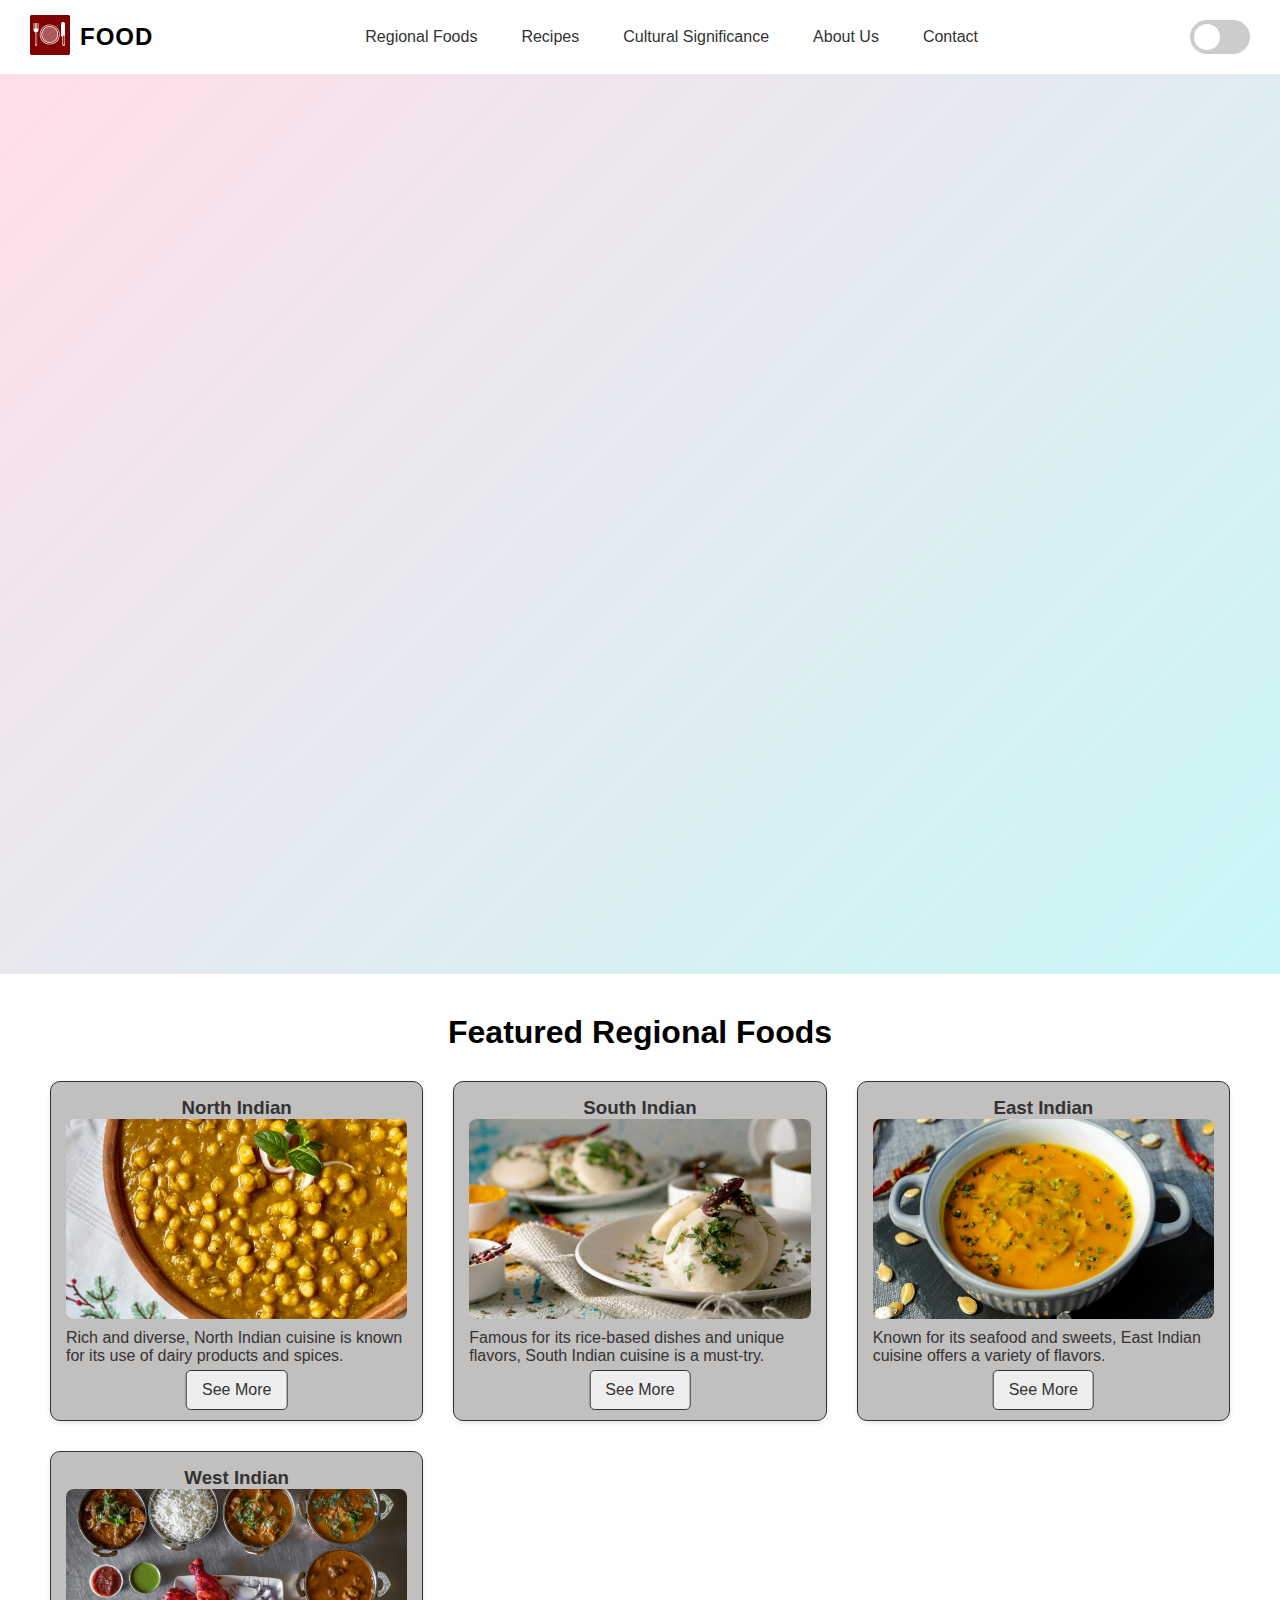
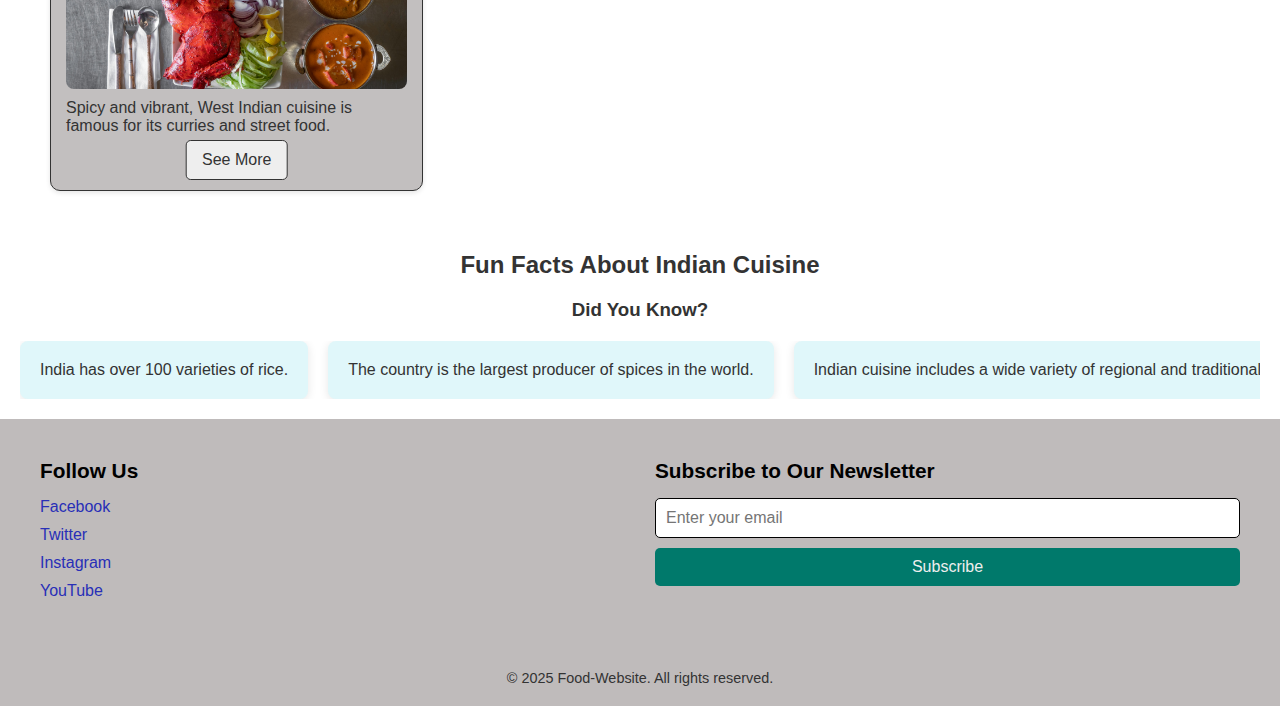
<file: index.html>
<!DOCTYPE html>
<html lang="en">
<head>
    <meta charset="UTF-8">
    <meta name="viewport" content="width=device-width, initial-scale=1.0">
    <title>Food-Home</title>
    <link
      rel="stylesheet"
      href="https://cdnjs.cloudflare.com/ajax/libs/font-awesome/6.7.2/css/all.min.css"
      integrity="sha512-Evv84Mr4kqVGRNSgIGL/F/aIDqQb7xQ2vcrdIwxfjThSH8CSR7PBEakCr51Ck+w+/U6swU2Im1vVX0SVk9ABhg=="
      crossorigin="anonymous"
      referrerpolicy="no-referrer"
    />
    <link rel="stylesheet" href="./css/home.css">
    <script defer src="./js/homepage.js"></script>
    <script defer src="./js/dark.js"></script>

</head>
<body>
    <header class="header">
        <div class="logo">
          <a href="./index.html">
            <img src="./assets/images/logo.png" alt="myLogo" />
          </a>
          <p>FOOD</p>
        </div>
        <nav class="nav">
          <ul class="nav-list">
            <li class="nav-item">
              <a href="./regional-food.html">Regional Foods</a>
              <ul class="dropdown">
                <li><a href="./regional-food.html">North</a></li>
                <li><a href="./regional-food.html">South</a></li>
                <li><a href="./regional-food.html">East</a></li>
                <li><a href="./regional-food.html">West</a></li>
              </ul>
            </li>
            <li class="nav-item"><a href="./recipes.html">Recipes</a></li>
            <li class="nav-item"><a href="./cultural.html">Cultural Significance</a></li>
            <li class="nav-item"><a href="./about.html">About Us</a></li>
            <li class="nav-item"><a href="./contact.html">Contact</a></li>
          </ul>
        </nav>
        <!-- <div id="search-container" class="search-container">
          <input type="text" id="search" placeholder="Search..." />
          <button id="search-btn">Search</button>
          <button id="dark-mode-toggle" title="Toggle Dark Mode">🌙</button>
        </div> -->
        <!-- <button id="darkModeToggle" aria-label="Toggle Dark Mode">🌙button</button> -->

        <label class="switch">
          <input type="checkbox" id="darkModeToggle">
          <span class="slider round"></span>
        </label>
      <!-- <div class="theme-toggle">
        <label for="darkModeToggle">🌙</label>
        <input type="checkbox" id="darkModeToggle">
    </div> -->
      </header>

      <section class="hero">
        <div class="hero-content">
            <h1>Taste the Diversity of India</h1>
            <button data-target=".featured-regional-foods">
                Explore Cuisines
            </button>
        </div>
    </section>

    <!-- featured Regional Food section -->
    <section id="featured-regional-foods" class="featured-regional-foods">
        <h2>Featured Regional Foods</h2>
        <div class="cards-container" id="cards-container">
            <!-- Cards will be dynamically inserted here -->
        </div>
        <div id="loader" style="display: none;">Loading...</div>
    </section>
    <!-- fetch part ends here -->

    <!-- fun facts starts here -->
    <section class="fun-facts">
        <h2>Fun Facts About Indian Cuisine</h2>
        <h3>Did You Know?</h3>
        <div class="facts-wrapper">
            <div class="facts-container" id="facts-container"></div>
        </div>
    </section>
    <!-- fun facts ends here -->




    <!-- footer -->
    <footer class="footer">
        <div class="footer-container">
          <div class="social-media">
            <h3>Follow Us</h3>
            <ul>
              <li><a href="#">Facebook</a></li>
              <li><a href="#">Twitter</a></li>
              <li><a href="#">Instagram</a></li>
              <li><a href="#">YouTube</a></li>
            </ul>
          </div>
          <div class="newsletter">
            <h3>Subscribe to Our Newsletter</h3>
            <form id="newsletter-form">
              <input
                type="email"
                id="email"
                placeholder="Enter your email"
                required
              />
              <button type="submit">Subscribe</button>
            </form>
          </div>
          <div class="copyright">
            <p>&copy; 2025 Food-Website. All rights reserved.</p>
          </div>
        </div>
      </footer>

</body>
</html>
</file>
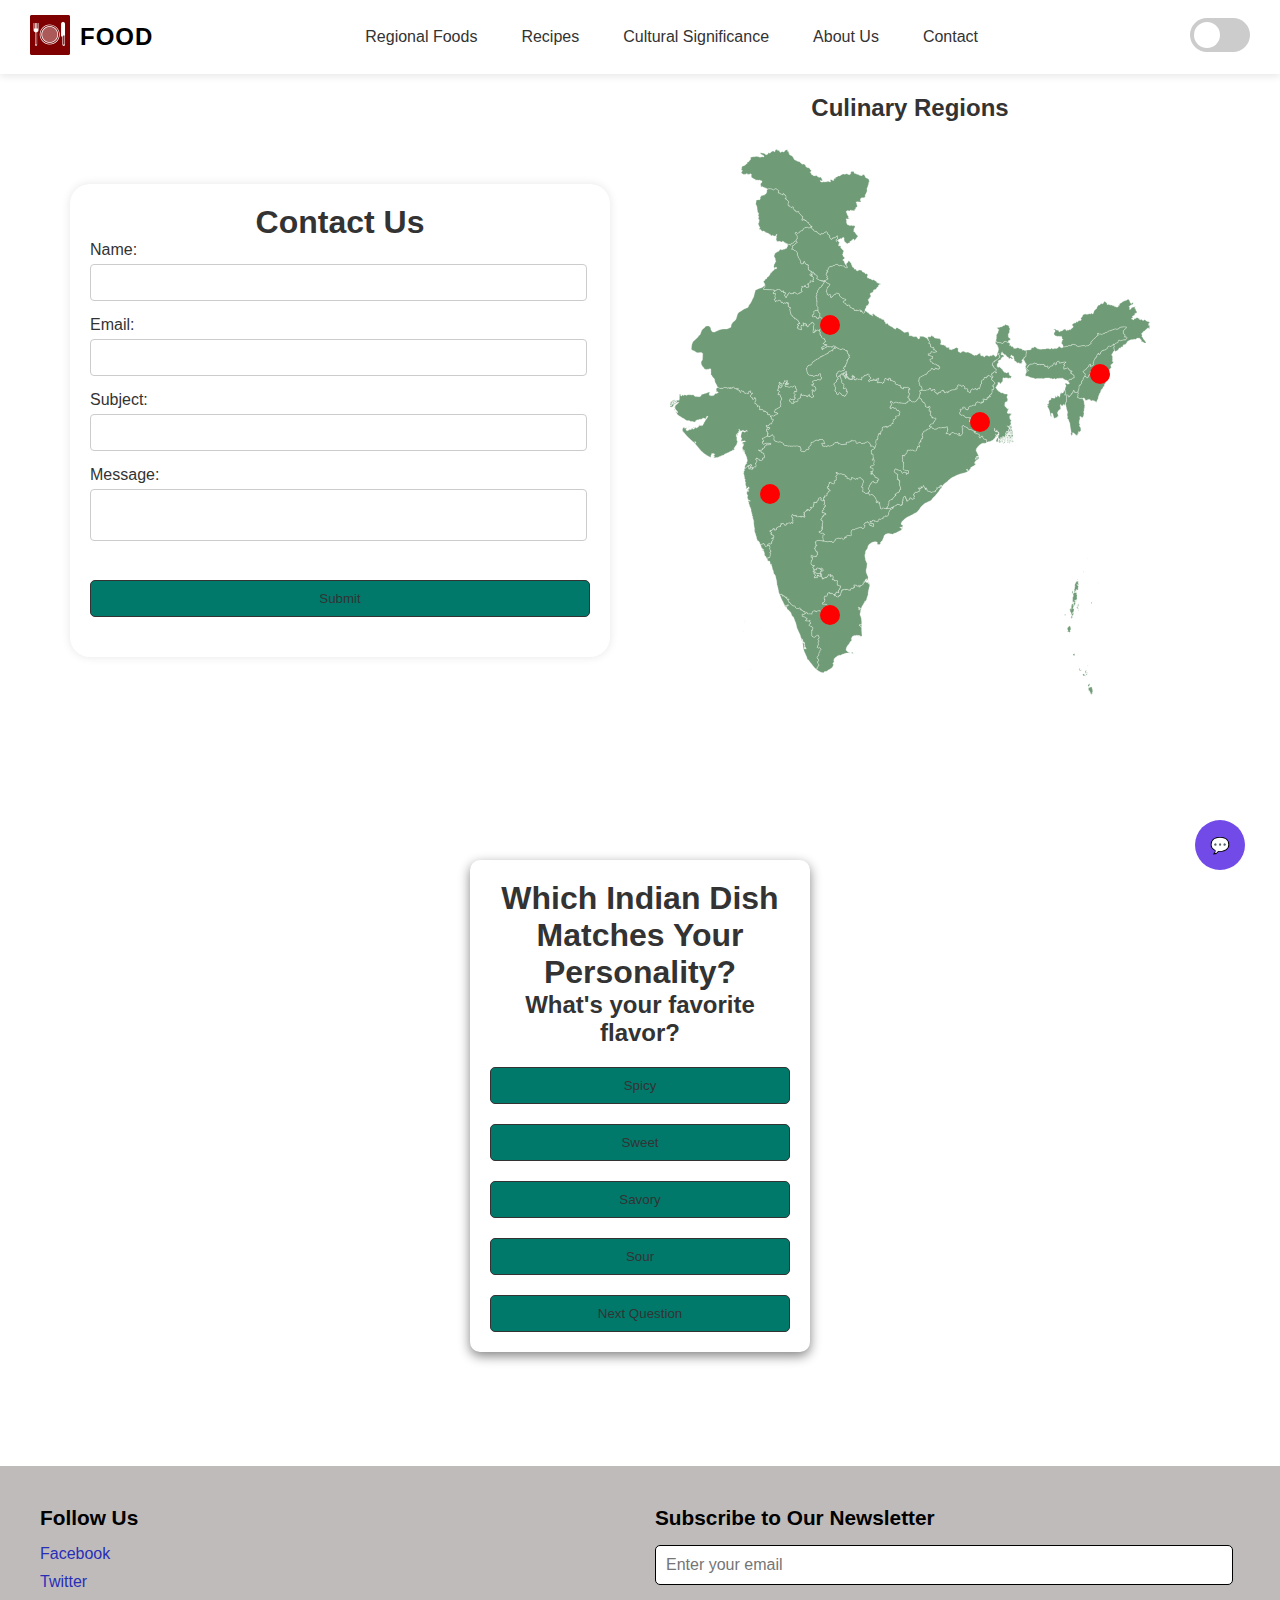
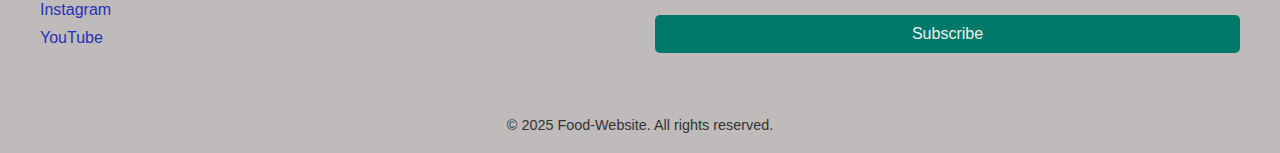
<file: contact.html>
<!DOCTYPE html>
<html lang="en">
<head>
  <meta charset="UTF-8" />
  <meta name="viewport" content="width=device-width, initial-scale=1.0"/>
  <title>Contact Us</title>
  <link rel="stylesheet" href="css/contact.css">
  <script defer src="./js/dark.js"></script>
  
</head>
<body>
  <header class="header">
    <div class="logo">
      <a href="./index.html">
        <img src="./assets/images/logo.png" alt="myLogo" />
      </a>
      <p>FOOD</p>
    </div>
    <nav class="nav">
      <ul class="nav-list">
        <li class="nav-item">
          <!-- <a href="./index.html">Home Page</a> -->
          <a href="./regional-food.html">Regional Foods</a>
          <ul class="dropdown">
            <li><a href="./regional-food.html">North</a></li>
            <li><a href="./regional-food.html">South</a></li>
            <li><a href="./regional-food.html">East</a></li>
            <li><a href="./regional-food.html">West</a></li>
          </ul>
        </li>
        <li class="nav-item"><a href="./recipes.html">Recipes</a></li>
        <li class="nav-item"><a href="./cultural.html">Cultural Significance</a></li>
        <li class="nav-item"><a href="./about.html">About Us</a></li>
        <li class="nav-item"><a href="./contact.html">Contact</a></li>
      </ul>
    </nav>
    <!-- <div id="search-container" class="search-container">
      <input type="text" id="search" placeholder="Search..." />
      <button id="search-btn">Search</button>
      <button id="dark-mode-toggle" title="Toggle Dark Mode">🌙</button>
    </div> -->
    <!-- <div class="theme-toggle">
      <label for="darkModeToggle">🌙</label>
      <input type="checkbox" id="darkModeToggle">
  </div> -->

  <label class="switch">
    <input type="checkbox" id="darkModeToggle">
    <span class="slider round"></span>
  </label>
  </header>

  <main class="contact-page">
    <!-- Contact Form -->
    <section class="contact-form-section">
        
        <div class="container">
            <h1>Contact Us</h1>
            <form id="contactForm">
                <div class="form-group">
                    <label for="name">Name:</label>
                    <input type="text" id="name" required>
                    <span class="error-message" id="nameError"></span>
                </div>
                <div class="form-group">
                    <label for="email">Email:</label>
                    <input type="email" id="email" required>
                    <span class="error-message" id="emailError"></span>
                </div>
                <div class="form-group">
                    <label for="subject">Subject:</label>
                    <input type="text" id="subject" required>
                    <span class="error-message" id="subjectError"></span>
                </div>
                <div class="form-group">
                    <label for="message">Message:</label>
                    <textarea id="message" required></textarea>
                    <span class="error-message" id="messageError"></span>
                </div>
                <button type="submit">Submit</button>
            </form>
            <div id="responseMessage"></div>
        </div>
      </section>

   <!-- Live Chat -->
<div class="chatbot-toggler">
  💬
</div>

<div class="chatbot">
  <header>
    <h2>Chatbot</h2>
  </header>
  <div class="chatbox">
    <ul id="chat-list">
      <li class="chat incoming"><p>Hi there! How can I help you today?</p></li>
    </ul>
  </div>
  <div class="chat-input">
    <textarea placeholder="Type a message..."></textarea>
    <span>Send</span>
  </div>
</div> 

    <!-- Location Map -->
    <section class="map-section">
      <h2>Culinary Regions</h2>
      <div class="map-container">
        <img src="./ind.svg" alt="India Map" id="mapImage"/>
        <div class="marker" style="top: 32%; left: 35%;" data-info="North India"></div>
        <div class="marker" style="top: 60%; left: 25%;" data-info="West India"></div>
        <div class="marker" style="top: 80%; left: 35%;" data-info="South India"></div>
        <div class="marker" style="top: 48%; left: 60%;" data-info="East India"></div>
        <div class="marker" style="top: 40%; left: 80%;" data-info="NorthEast India"></div>
      </div>
      <div id="locationInfo"></div>
    </section>
  </main>
  <section class="quiz">
    <div class="quiz-container">
        <h1>Which Indian Dish Matches Your Personality?</h1>
        <div id="quiz"></div>
        <button id="nextBtn">Next Question</button>
        <div id="result" class="hidden"></div>
    </div>
  </section>

  <footer class="footer">
    <div class="footer-container">
      <div class="social-media">
        <h3>Follow Us</h3>
        <ul>
          <li><a href="#">Facebook</a></li>
          <li><a href="#">Twitter</a></li>
          <li><a href="#">Instagram</a></li>
          <li><a href="#">YouTube</a></li>
        </ul>
      </div>
      <div class="newsletter">
        <h3>Subscribe to Our Newsletter</h3>
        <form id="newsletter-form">
          <input
            type="email"
            id="email"
            placeholder="Enter your email"
            required
          />
          <button type="submit">Subscribe</button>
        </form>
      </div>
      <div class="copyright">
        <p>&copy; 2025 Food-Website. All rights reserved.</p>
      </div>
    </div>
  </footer>
  <script defer src="./js/contact.js"></script>
</body>
</html>
</file>
<file: css/home.css>
:root {
  --body:white;
  --primary-color: #000000;
  --primary-color1: #343534;
  --hover-color: #484a48; /* darken($primary-color, 10%) */
  --background-color: #fff;
  --background-color1: #e0f7fa;
  --text-color: #333;
  --active: #003049;
  --border-color1: black;
  --recipe-bgcolor: #fff3cd;
  --recipe-heading: #d62828;
  --overlay-color: rgb(54, 151, 180);
  --button-color: #eee;
  --button-color1: #383938; /* $primary-color */
  --button-text: #333;
  --button-text1: white;
  --hover-text-color: white;
  --hover-button-background: #45a049;
  --border-color: #333; /* $text-color */
  --grad-color: #FFDEE9, #B5FFFC, #C9FFBF, #FFD6A5;
  --grad-cuisine-heading: green, yellow, purple;
  --heading-h1: linear-gradient(#FF4081, #448AFF, #18FFFF);
  --card-bgcolor: #fff3e0;
  --card-bg:rgb(194, 191, 191);
  --carousel-background-color: #e1f5fe;
  --submit-btn: #00796b;
  --submit-btn1: #004d40;
  --button-bg-color: rgba(255, 255, 255, 0.8);
  --button-hover-bg: rgba(255, 255, 255, 1);
  --button-text-color: black;
  --box-shadow0: rgba(0, 0, 0, 0.5);
  --box-shadow: rgba(0, 0, 0, 0.1);
  --box-shadow1: rgba(0, 0, 0, 0.15);
  --faq: #ffe0b2;
  --faq1: #a2a2a2;
  --faq2: #fff8e1;
  --footer-bgcolor: #aea9a9cb;
  --footer-text: rgb(0, 0, 0);
  --link: #282fb7;
  --hover: #c2bcbc;
  --error-color: #f44336;
  --search-btn-hover:rgb(50, 50, 236);
  --white-text:white;
  --bot-color:#724ae8;
  --bot-bgcolor:rgb(188, 188, 188);
  --link-hover:var(--background-color);
}

body.dark {
  --white-text:white;
  --body:rgb(52, 52, 52);
  --primary-color: #ffffff; /* Bright green */
  --primary-color1: #bfc5bf; /* Deeper green */
  --hover-color: #c3c3c3; /* Lighter green on hover */
  --background-color: #121212; /* Very dark gray */
  --background-color1: #1E1E1E; /* Slightly lighter dark */
  --card-bg:rgb(106, 104, 104);
  --text-color: #F5F5F5; /* Bright whiteish text */
  --active: #80DEEA; /* Cyan for active states */
  --border-color1: #BDBDBD; /* Light gray border for contrast */
  --recipe-bgcolor: #424242; /* Dark gray for recipe cards */
  --recipe-heading: #FF7043; /* Vivid orange-red heading */
  --overlay-color: rgba(0, 150, 136, 0.6); /* Teal overlay */
  --button-color: #333333; /* Button base dark */
  --button-color1: #363937; /* Green primary button */
  --button-text: #FAFAFA; /* Light button text */
  --button-text1: #FFFFFF; /* Brighter white text */
  --hover-text-color: #FFFFFF;
  --hover-button-background: #1DE9B6; /* Aqua green on hover */
  --border-color: #BDBDBD;
  --grad-color: #F50057, #7C4DFF, #00BCD4, #00E676, #FFEA00; /* bright contrast gradient */
  --grad-cuisine-heading: #FF5722, #FFC107, #8BC34A;
  --heading-h1: linear-gradient(to bottom, #FFB300 , #FF6F00 , #FF3D00 );
  --card-bgcolor: #263238; /* Blue-gray dark card */
  --carousel-background-color: #37474F; /* Deeper blue-gray */
  --submit-btn: #009688; /* Teal */
  --submit-btn1: #00695C; /* Darker teal */
  --button-bg-color: rgba(255, 255, 255, 0.08);
  --button-hover-bg: rgba(255, 255, 255, 0.16);
  --button-text-color: #ECEFF1;
  --box-shadow0: rgba(255, 255, 255, 0.25);
  --box-shadow: rgba(255, 255, 255, 0.08);
  --box-shadow1: rgba(255, 255, 255, 0.1);
  --faq: #2C2C2C;
  --faq1: #424242;
  --faq2: #616161;
  --footer-bgcolor: #1A1A1A;
  --footer-text: #E0E0E0;
  --link: #82B1FF;
  --hover: #E3F2FD;
  --error-color: #EF5350; /* Soft but noticeable red */
  --search-btn-hover:rgb(166, 203, 248);
  --bot-color:#724ae8;
  --bot-bgcolor:rgb(69, 69, 69);
  --link-hover:var(--hover);
}

.header {
  display: flex;
  justify-content: space-between;
  align-items: center;
  background-color: var(--background-color);
  padding: 15px 30px;
  box-shadow: 0 2px 8px var(--box-shadow);
  position: relative;
  flex-wrap: wrap;
}
.header .logo {
  display: flex;
  align-items: center;
  gap: 10px;
}
.header .logo img {
  width: 40px;
  height: 40px;
  -o-object-fit: contain;
     object-fit: contain;
}
.header .logo p {
  font-size: 1.5rem;
  font-weight: bold;
  color: var(--primary-color);
  letter-spacing: 1px;
}
.header .nav .nav-list {
  display: flex;
  gap: 20px;
  list-style: none;
  align-items: center;
}
.header .nav .nav-list .nav-item {
  position: relative;
}
.header .nav .nav-list .nav-item a {
  text-decoration: none;
  color: var(--text-color);
  font-weight: 500;
  padding: 8px 12px;
  transition: color 0.3s ease;
}
.header .nav .nav-list .nav-item a:hover {
  color: var(--search-btn-hover);
}
.header .nav .nav-list .nav-item .dropdown {
  display: none;
  position: absolute;
  top: 100%;
  left: 0;
  background-color: var(--background-color);
  box-shadow: 0 2px 6px var(--box-shadow);
  border-radius: 6px;
  overflow: hidden;
  z-index: 1000;
  white-space: nowrap;
}
.header .nav .nav-list .nav-item .dropdown li a {
  display: block;
  padding: 10px 15px;
  color: var(--text-color);
}
.header .nav .nav-list .nav-item .dropdown li a:hover {
  background-color: var(--background-color);
  color: var(--search-btn-hover);
}
.header .nav .nav-list .nav-item:hover .dropdown {
  display: block;
}
.header .search-container {
  display: flex;
  gap: 10px;
  margin-top: 10px;
  height: 30px;
}
.header .search-container input[type=text] {
  padding: 0 12px;
  border: 1px solid #ccc;
  border-radius: 6px;
  font-size: 1rem;
  line-height: 1;
  box-sizing: border-box;
}
.header .search-container #search-btn1 {
  margin-top: 0px !important;
  padding: 0 15px;
  flex: 1;
  height: 30px;
  background-color: var(--submit-btn);
  color: var(--button-color);
  border: none;
  border-radius: 6px;
  cursor: pointer;
  transition: background-color 0.3s ease;
  font-size: 1rem;
  line-height: 1;
  box-sizing: border-box;
}
.header .search-container #search-btn1:hover {
  background-color: var(--search-btn-hover);
}
.header .search-container #dark-mode-toggle {
  padding: 0 12px;
  background-color: transparent;
  border: 1px solid #ccc;
  font-size: 1.2rem;
  border-radius: 5px;
  color: var(--text-color);
  line-height: 1;
  box-sizing: border-box;
}
.header .search-container #dark-mode-toggle:hover {
  background-color: #e0e0e0;
}
.dark-mode .header .search-container #dark-mode-toggle {
  border: 1px solid #999;
  background-color: #333;
  color: white;
}
.dark-mode .header .search-container #dark-mode-toggle:hover {
  background-color: #555;
}

@media (max-width: 1024px) {
  .header {
    flex-direction: column;
    align-items: flex-start;
    padding: 15px;
  }
  .header .nav {
    width: 100%;
  }
  .header .nav .nav-list {
    flex-direction: column;
    align-items: flex-start;
    gap: 10px;
    padding-top: 10px;
  }
  .header .search-container {
    width: 100%;
    justify-content: flex-start;
    margin-top: 15px;
  }
  .header .search-container input[type=text] {
    width: 100%;
    max-width: 250px;
  }
  .header .search-container #search-btn,
  .header .search-container #dark-mode-toggle {
    margin-top: 10px;
  }
}
@media (max-width: 600px) {
  .header .logo p {
    font-size: 1.2rem;
  }
  .header #search-container {
    display: flex;
    justify-content: space-evenly;
    align-items: center;
    height: 10px;
  }
  .header #search-container #search-btn,
  .header #search-container #dark-mode-toggle {
    width: 100%;
    display: flex;
    align-self: center;
  }
  .header .nav .nav-list {
    gap: 5px;
  }
  .header .nav .nav-list .nav-item a {
    padding: 6px 10px;
    font-size: 0.9rem;
  }
}
#darkModeToggle {
  cursor: pointer;
}

.switch {
  position: relative;
  display: inline-block;
  width: 60px;
  height: 34px;
}

/* Hide default HTML checkbox */
.switch input {
  opacity: 0;
  width: 0;
  height: 0;
}

/* The slider */
.slider {
  position: absolute;
  cursor: pointer;
  top: 0;
  left: 0;
  right: 0;
  bottom: 0;
  background-color: #ccc;
  transition: 0.4s;
}

.slider:before {
  position: absolute;
  content: "";
  height: 26px;
  width: 26px;
  left: 4px;
  bottom: 4px;
  background-color: white;
  transition: 0.4s;
}

input:checked + .slider {
  background-color: #282929;
}

input:focus + .slider {
  box-shadow: 0 0 2px #cedde9;
}

input:checked + .slider:before {
  transform: translateX(26px);
}

/* Rounded sliders */
.slider.round {
  border-radius: 34px;
}

.slider.round:before {
  border-radius: 50%;
}

.footer {
  background-color: var(--footer-bgcolor);
  color: var(--footer-text);
  padding: 40px 20px 20px;
}
.footer .footer-container {
  display: flex;
  flex-wrap: wrap;
  justify-content: space-between;
  align-items: flex-start;
  gap: 30px;
  max-width: 1200px;
  margin: 0 auto;
}
.footer .footer-container .social-media,
.footer .footer-container .newsletter {
  flex: 1 1 300px;
}
.footer .footer-container .social-media h3,
.footer .footer-container .newsletter h3 {
  font-size: 1.3rem;
  margin-bottom: 15px;
  color: var(--primary-color);
}
.footer .footer-container .social-media ul,
.footer .footer-container .newsletter ul {
  list-style: none;
  padding: 0;
}
.footer .footer-container .social-media ul li,
.footer .footer-container .newsletter ul li {
  margin-bottom: 10px;
}
.footer .footer-container .social-media ul li a,
.footer .footer-container .newsletter ul li a {
  color: var(--link);
  text-decoration: none;
  transition: color 0.3s;
}
.footer .footer-container .social-media ul li a:hover,
.footer .footer-container .newsletter ul li a:hover {
  color: var(--link-hover);
}
.footer .footer-container .social-media form,
.footer .footer-container .newsletter form {
  display: flex;
  flex-direction: column;
  gap: 10px;
}
.footer .footer-container .social-media form input[type=email],
.footer .footer-container .newsletter form input[type=email] {
  padding: 10px;
  border-radius: 5px;
  border: solid var(--border-color1) 1px;
  font-size: 1rem;
}
.footer .footer-container .social-media form button,
.footer .footer-container .newsletter form button {
  padding: 10px;
  background: var(--submit-btn);
  color: var(--button-color);
  font-weight: 400;
  border: none;
  border-radius: 5px;
  cursor: pointer;
  font-size: 1rem;
  transition: background-color 0.3s ease;
}
.footer .footer-container .social-media form button:hover,
.footer .footer-container .newsletter form button:hover {
  background-color: var(--submit-btn1);
  color: var(--text-color);
  font-weight: 400;
}
.footer .footer-container .copyright {
  flex-basis: 100%;
  text-align: center;
  margin-top: 30px;
}
.footer .footer-container .copyright p {
  font-size: 0.9rem;
  color: var(--text-color);
}
@media (max-width: 768px) {
  .footer .footer-container {
    flex-direction: column;
    align-items: stretch;
    text-align: center;
  }
  .footer .footer-container .social-media,
  .footer .footer-container .newsletter {
    flex: 1 1 100%;
    max-width: 100%;
  }
  .footer .footer-container form {
    align-items: center;
  }
  .footer .footer-container form input[type=email] {
    width: 100%;
  }
  .footer .footer-container form button {
    width: 100%;
  }
}
@media (max-width: 480px) {
  .footer .footer-container {
    gap: 20px;
    padding: 0 10px;
  }
  .footer .footer-container h3 {
    font-size: 1.1rem;
  }
  .footer .footer-container form input[type=email],
  .footer .footer-container form button {
    font-size: 0.95rem;
  }
  .footer .footer-container .copyright p {
    font-size: 0.8rem;
  }
}

.theme-toggle {
  position: sticky;
  top: 40rem;
  right: 1rem;
  z-index: 9999;
  background: white;
  border-radius: 8px;
  padding: 0.5rem;
  width: 50px;
}

* {
  margin: 0;
  padding: 0;
  box-sizing: border-box;
}

body, html {
  height: 100%;
  width: 100%;
  font-family: Arial, sans-serif;
}

body {
  max-width: 100vw;
  background-color: var(--background-color);
  color: var(--text-color);
  transition: background-color 0.3s ease, color 0.3s ease;
}
body.dark-mode {
  background-color: #121212;
  color: #eee;
}

.hero {
  position: relative;
  height: 100%;
  background: linear-gradient(135deg, var(--grad-color));
  background-size: 400% 400%;
  animation: gradientBG 10s ease infinite;
  display: flex;
  align-items: center;
  justify-content: center;
  color: var(--heading-h2);
}
.hero .hero-content {
  z-index: 1;
  text-align: center;
  opacity: 0;
  animation: fadeIn 2s forwards;
}
.hero .hero-content h1 {
  font-size: 3rem;
  background: var(--heading-h1);
  -webkit-background-clip: text;
  -webkit-text-fill-color: transparent; /* For Safari */
  background-clip: text;
  text-fill-color: transparent; /* For other browsers */
  line-height: 1.2; /* Adjust line height if needed */
}
.hero .hero-content button {
  margin-top: 20px;
  background-color: var(--button-color1);
  color: var(--white-text);
  padding: 10px 20px;
  border-radius: 5px;
  border: none;
  cursor: pointer;
  transition: background-color 0.3s ease;
}
.hero .hero-content button:hover {
  background-color: var(--submit-btn);
}

@keyframes fadeIn {
  from {
    opacity: 0;
  }
  to {
    opacity: 1;
  }
}
@keyframes gradientBG {
  0% {
    background-position: 0% 50%;
  }
  50% {
    background-position: 100% 50%;
  }
  100% {
    background-position: 0% 50%;
  }
}
.featured-regional-foods {
  padding: 40px 20px;
  background-color: var(--primary-color);
  text-align: center;
  background: var(--background-color);
}
.featured-regional-foods h2 {
  font-size: 2rem;
  margin-bottom: 30px;
  color: var(--primary-color);
}
@media (max-width: 480px) {
  .featured-regional-foods h2 {
    font-size: 1.5rem;
  }
}
.featured-regional-foods .cards-container {
  max-width: 1200px;
  margin: 0 auto;
  display: grid;
  grid-template-columns: repeat(auto-fit, minmax(300px, 1fr));
  gap: 30px;
  padding: 0 10px;
  background: var(--background-color);
}
.featured-regional-foods .cards-container .card {
  background: var(--card-bg);
  border: 1px solid var(--border-color);
  border-radius: 10px;
  padding: 15px;
  box-shadow: 0 2px 5px var(--box-shadow);
  transition: transform 0.3s ease;
  width: 100%;
  text-align: left;
  position: relative;
}
.featured-regional-foods .cards-container .card:hover {
  transform: translateY(-5px);
}
.featured-regional-foods .cards-container .card a {
  background-color: var(--button-color);
  text-decoration: none;
  color: var(--text-color);
}
.featured-regional-foods .cards-container .card h3 {
  text-align: center;
}
.featured-regional-foods .cards-container .card img {
  width: 100%;
  height: 200px;
  -o-object-fit: cover;
     object-fit: cover;
  border-radius: 8px;
  display: block;
}
.featured-regional-foods .cards-container .card p {
  margin: 10px 0 40px;
}
.featured-regional-foods .cards-container .card .card-button {
  margin-top: 10px;
  position: absolute;
  box-sizing: border-box;
  right: 50%;
  transform: translateX(50%);
  bottom: 10px;
  padding: 10px 15px;
  background-color: var(red) !important;
  border: solid var(--border-color) 1px;
  text-decoration: none;
  border-radius: 5px;
  transition: background-color 0.3s;
}
.featured-regional-foods .cards-container .card .card-button:hover {
  background-color: var(--active);
  color: white;
}

.error {
  color: red;
  font-weight: bold;
}

.fun-facts {
  padding: 20px;
  background-color: var(--background-color);
}
.fun-facts h2, .fun-facts h3 {
  margin-bottom: 20px;
  text-align: center;
}
.fun-facts .facts-wrapper {
  width: 100%;
  overflow: hidden;
}
.fun-facts .facts-wrapper .facts-container {
  display: flex;
  animation: scroll 25s linear infinite;
  animation-play-state: running;
  background: var(--background-color);
}
.fun-facts .facts-wrapper .facts-container:hover {
  animation-play-state: paused;
}
.fun-facts .facts-wrapper .facts-container .fact {
  min-width: 200px;
  background: var(--background-color1);
  border-radius: 8px;
  box-shadow: 0 2px 10px rgba(0, 0, 0, 0.1);
  padding: 20px;
  margin-right: 20px;
  flex-shrink: 0;
}

@keyframes scroll {
  0% {
    transform: translateX(0%);
  }
  100% {
    transform: translateX(-248%);
  }
}
@media (max-width: 768px) {
  .cards-container {
    padding: 0 15px;
  }
  .hero-content h1 {
    font-size: 2rem;
  }
}/*# sourceMappingURL=home.css.map */
</file>
<file: css/contact.css>
:root {
  --body:white;
  --primary-color: #000000;
  --primary-color1: #343534;
  --hover-color: #484a48; /* darken($primary-color, 10%) */
  --background-color: #fff;
  --background-color1: #e0f7fa;
  --text-color: #333;
  --active: #003049;
  --border-color1: black;
  --recipe-bgcolor: #fff3cd;
  --recipe-heading: #d62828;
  --overlay-color: rgb(54, 151, 180);
  --button-color: #eee;
  --button-color1: #383938; /* $primary-color */
  --button-text: #333;
  --button-text1: white;
  --hover-text-color: white;
  --hover-button-background: #45a049;
  --border-color: #333; /* $text-color */
  --grad-color: #FFDEE9, #B5FFFC, #C9FFBF, #FFD6A5;
  --grad-cuisine-heading: green, yellow, purple;
  --heading-h1: linear-gradient(#FF4081, #448AFF, #18FFFF);
  --card-bgcolor: #fff3e0;
  --card-bg:rgb(194, 191, 191);
  --carousel-background-color: #e1f5fe;
  --submit-btn: #00796b;
  --submit-btn1: #004d40;
  --button-bg-color: rgba(255, 255, 255, 0.8);
  --button-hover-bg: rgba(255, 255, 255, 1);
  --button-text-color: black;
  --box-shadow0: rgba(0, 0, 0, 0.5);
  --box-shadow: rgba(0, 0, 0, 0.1);
  --box-shadow1: rgba(0, 0, 0, 0.15);
  --faq: #ffe0b2;
  --faq1: #a2a2a2;
  --faq2: #fff8e1;
  --footer-bgcolor: #aea9a9cb;
  --footer-text: rgb(0, 0, 0);
  --link: #282fb7;
  --hover: #c2bcbc;
  --error-color: #f44336;
  --search-btn-hover:rgb(50, 50, 236);
  --white-text:white;
  --bot-color:#724ae8;
  --bot-bgcolor:rgb(188, 188, 188);
  --link-hover:var(--background-color);
}

body.dark {
  --white-text:white;
  --body:rgb(52, 52, 52);
  --primary-color: #ffffff; /* Bright green */
  --primary-color1: #bfc5bf; /* Deeper green */
  --hover-color: #c3c3c3; /* Lighter green on hover */
  --background-color: #121212; /* Very dark gray */
  --background-color1: #1E1E1E; /* Slightly lighter dark */
  --card-bg:rgb(106, 104, 104);
  --text-color: #F5F5F5; /* Bright whiteish text */
  --active: #80DEEA; /* Cyan for active states */
  --border-color1: #BDBDBD; /* Light gray border for contrast */
  --recipe-bgcolor: #424242; /* Dark gray for recipe cards */
  --recipe-heading: #FF7043; /* Vivid orange-red heading */
  --overlay-color: rgba(0, 150, 136, 0.6); /* Teal overlay */
  --button-color: #333333; /* Button base dark */
  --button-color1: #363937; /* Green primary button */
  --button-text: #FAFAFA; /* Light button text */
  --button-text1: #FFFFFF; /* Brighter white text */
  --hover-text-color: #FFFFFF;
  --hover-button-background: #1DE9B6; /* Aqua green on hover */
  --border-color: #BDBDBD;
  --grad-color: #F50057, #7C4DFF, #00BCD4, #00E676, #FFEA00; /* bright contrast gradient */
  --grad-cuisine-heading: #FF5722, #FFC107, #8BC34A;
  --heading-h1: linear-gradient(to bottom, #FFB300 , #FF6F00 , #FF3D00 );
  --card-bgcolor: #263238; /* Blue-gray dark card */
  --carousel-background-color: #37474F; /* Deeper blue-gray */
  --submit-btn: #009688; /* Teal */
  --submit-btn1: #00695C; /* Darker teal */
  --button-bg-color: rgba(255, 255, 255, 0.08);
  --button-hover-bg: rgba(255, 255, 255, 0.16);
  --button-text-color: #ECEFF1;
  --box-shadow0: rgba(255, 255, 255, 0.25);
  --box-shadow: rgba(255, 255, 255, 0.08);
  --box-shadow1: rgba(255, 255, 255, 0.1);
  --faq: #2C2C2C;
  --faq1: #424242;
  --faq2: #616161;
  --footer-bgcolor: #1A1A1A;
  --footer-text: #E0E0E0;
  --link: #82B1FF;
  --hover: #E3F2FD;
  --error-color: #EF5350; /* Soft but noticeable red */
  --search-btn-hover:rgb(166, 203, 248);
  --bot-color:#724ae8;
  --bot-bgcolor:rgb(69, 69, 69);
  --link-hover:var(--hover);
}

.header {
  display: flex;
  justify-content: space-between;
  align-items: center;
  background-color: var(--background-color);
  padding: 15px 30px;
  box-shadow: 0 2px 8px var(--box-shadow);
  position: relative;
  flex-wrap: wrap;
}
.header .logo {
  display: flex;
  align-items: center;
  gap: 10px;
}
.header .logo img {
  width: 40px;
  height: 40px;
  -o-object-fit: contain;
     object-fit: contain;
}
.header .logo p {
  font-size: 1.5rem;
  font-weight: bold;
  color: var(--primary-color);
  letter-spacing: 1px;
}
.header .nav .nav-list {
  display: flex;
  gap: 20px;
  list-style: none;
  align-items: center;
}
.header .nav .nav-list .nav-item {
  position: relative;
}
.header .nav .nav-list .nav-item a {
  text-decoration: none;
  color: var(--text-color);
  font-weight: 500;
  padding: 8px 12px;
  transition: color 0.3s ease;
}
.header .nav .nav-list .nav-item a:hover {
  color: var(--search-btn-hover);
}
.header .nav .nav-list .nav-item .dropdown {
  display: none;
  position: absolute;
  top: 100%;
  left: 0;
  background-color: var(--background-color);
  box-shadow: 0 2px 6px var(--box-shadow);
  border-radius: 6px;
  overflow: hidden;
  z-index: 1000;
  white-space: nowrap;
}
.header .nav .nav-list .nav-item .dropdown li a {
  display: block;
  padding: 10px 15px;
  color: var(--text-color);
}
.header .nav .nav-list .nav-item .dropdown li a:hover {
  background-color: var(--background-color);
  color: var(--search-btn-hover);
}
.header .nav .nav-list .nav-item:hover .dropdown {
  display: block;
}
.header .search-container {
  display: flex;
  gap: 10px;
  margin-top: 10px;
  height: 30px;
}
.header .search-container input[type=text] {
  padding: 0 12px;
  border: 1px solid #ccc;
  border-radius: 6px;
  font-size: 1rem;
  line-height: 1;
  box-sizing: border-box;
}
.header .search-container #search-btn1 {
  margin-top: 0px !important;
  padding: 0 15px;
  flex: 1;
  height: 30px;
  background-color: var(--submit-btn);
  color: var(--button-color);
  border: none;
  border-radius: 6px;
  cursor: pointer;
  transition: background-color 0.3s ease;
  font-size: 1rem;
  line-height: 1;
  box-sizing: border-box;
}
.header .search-container #search-btn1:hover {
  background-color: var(--search-btn-hover);
}
.header .search-container #dark-mode-toggle {
  padding: 0 12px;
  background-color: transparent;
  border: 1px solid #ccc;
  font-size: 1.2rem;
  border-radius: 5px;
  color: var(--text-color);
  line-height: 1;
  box-sizing: border-box;
}
.header .search-container #dark-mode-toggle:hover {
  background-color: #e0e0e0;
}
.dark-mode .header .search-container #dark-mode-toggle {
  border: 1px solid #999;
  background-color: #333;
  color: white;
}
.dark-mode .header .search-container #dark-mode-toggle:hover {
  background-color: #555;
}

@media (max-width: 1024px) {
  .header {
    flex-direction: column;
    align-items: flex-start;
    padding: 15px;
  }
  .header .nav {
    width: 100%;
  }
  .header .nav .nav-list {
    flex-direction: column;
    align-items: flex-start;
    gap: 10px;
    padding-top: 10px;
  }
  .header .search-container {
    width: 100%;
    justify-content: flex-start;
    margin-top: 15px;
  }
  .header .search-container input[type=text] {
    width: 100%;
    max-width: 250px;
  }
  .header .search-container #search-btn,
  .header .search-container #dark-mode-toggle {
    margin-top: 10px;
  }
}
@media (max-width: 600px) {
  .header .logo p {
    font-size: 1.2rem;
  }
  .header #search-container {
    display: flex;
    justify-content: space-evenly;
    align-items: center;
    height: 10px;
  }
  .header #search-container #search-btn,
  .header #search-container #dark-mode-toggle {
    width: 100%;
    display: flex;
    align-self: center;
  }
  .header .nav .nav-list {
    gap: 5px;
  }
  .header .nav .nav-list .nav-item a {
    padding: 6px 10px;
    font-size: 0.9rem;
  }
}
#darkModeToggle {
  cursor: pointer;
}

.switch {
  position: relative;
  display: inline-block;
  width: 60px;
  height: 34px;
}

/* Hide default HTML checkbox */
.switch input {
  opacity: 0;
  width: 0;
  height: 0;
}

/* The slider */
.slider {
  position: absolute;
  cursor: pointer;
  top: 0;
  left: 0;
  right: 0;
  bottom: 0;
  background-color: #ccc;
  transition: 0.4s;
}

.slider:before {
  position: absolute;
  content: "";
  height: 26px;
  width: 26px;
  left: 4px;
  bottom: 4px;
  background-color: white;
  transition: 0.4s;
}

input:checked + .slider {
  background-color: #282929;
}

input:focus + .slider {
  box-shadow: 0 0 2px #cedde9;
}

input:checked + .slider:before {
  transform: translateX(26px);
}

/* Rounded sliders */
.slider.round {
  border-radius: 34px;
}

.slider.round:before {
  border-radius: 50%;
}

.footer {
  background-color: var(--footer-bgcolor);
  color: var(--footer-text);
  padding: 40px 20px 20px;
}
.footer .footer-container {
  display: flex;
  flex-wrap: wrap;
  justify-content: space-between;
  align-items: flex-start;
  gap: 30px;
  max-width: 1200px;
  margin: 0 auto;
}
.footer .footer-container .social-media,
.footer .footer-container .newsletter {
  flex: 1 1 300px;
}
.footer .footer-container .social-media h3,
.footer .footer-container .newsletter h3 {
  font-size: 1.3rem;
  margin-bottom: 15px;
  color: var(--primary-color);
}
.footer .footer-container .social-media ul,
.footer .footer-container .newsletter ul {
  list-style: none;
  padding: 0;
}
.footer .footer-container .social-media ul li,
.footer .footer-container .newsletter ul li {
  margin-bottom: 10px;
}
.footer .footer-container .social-media ul li a,
.footer .footer-container .newsletter ul li a {
  color: var(--link);
  text-decoration: none;
  transition: color 0.3s;
}
.footer .footer-container .social-media ul li a:hover,
.footer .footer-container .newsletter ul li a:hover {
  color: var(--link-hover);
}
.footer .footer-container .social-media form,
.footer .footer-container .newsletter form {
  display: flex;
  flex-direction: column;
  gap: 10px;
}
.footer .footer-container .social-media form input[type=email],
.footer .footer-container .newsletter form input[type=email] {
  padding: 10px;
  border-radius: 5px;
  border: solid var(--border-color1) 1px;
  font-size: 1rem;
}
.footer .footer-container .social-media form button,
.footer .footer-container .newsletter form button {
  padding: 10px;
  background: var(--submit-btn);
  color: var(--button-color);
  font-weight: 400;
  border: none;
  border-radius: 5px;
  cursor: pointer;
  font-size: 1rem;
  transition: background-color 0.3s ease;
}
.footer .footer-container .social-media form button:hover,
.footer .footer-container .newsletter form button:hover {
  background-color: var(--submit-btn1);
  color: var(--text-color);
  font-weight: 400;
}
.footer .footer-container .copyright {
  flex-basis: 100%;
  text-align: center;
  margin-top: 30px;
}
.footer .footer-container .copyright p {
  font-size: 0.9rem;
  color: var(--text-color);
}
@media (max-width: 768px) {
  .footer .footer-container {
    flex-direction: column;
    align-items: stretch;
    text-align: center;
  }
  .footer .footer-container .social-media,
  .footer .footer-container .newsletter {
    flex: 1 1 100%;
    max-width: 100%;
  }
  .footer .footer-container form {
    align-items: center;
  }
  .footer .footer-container form input[type=email] {
    width: 100%;
  }
  .footer .footer-container form button {
    width: 100%;
  }
}
@media (max-width: 480px) {
  .footer .footer-container {
    gap: 20px;
    padding: 0 10px;
  }
  .footer .footer-container h3 {
    font-size: 1.1rem;
  }
  .footer .footer-container form input[type=email],
  .footer .footer-container form button {
    font-size: 0.95rem;
  }
  .footer .footer-container .copyright p {
    font-size: 0.8rem;
  }
}

.theme-toggle {
  position: sticky;
  top: 40rem;
  right: 1rem;
  z-index: 9999;
  background: white;
  border-radius: 8px;
  padding: 0.5rem;
  width: 50px;
}

* {
  margin: 0;
  padding: 0;
}

body, html {
  margin: 0;
  padding: 0;
  height: 100%;
  width: 100%;
  font-family: Arial, sans-serif;
}

body {
  max-width: 100vw;
  max-height: 100vh;
  box-sizing: border-box;
  background-color: var(--body);
}

.contact-page {
  display: flex;
  justify-content: center;
  align-items: center;
  margin-top: 20px;
}

.container {
  min-width: 500px;
  margin: 30px auto;
  background: var(--background-color);
  padding: 20px;
  border-radius: 20px;
  box-shadow: 0 0 10px var(--box-shadow);
}

h1, h2 {
  text-align: center;
  color: var(--text-color);
}

.form-group {
  margin-bottom: 15px;
}

label {
  display: block;
  margin-bottom: 5px;
  color: var(--text-color);
}

input, textarea {
  width: 95%;
  padding: 10px;
  border: 1px solid #ccc;
  border-radius: 4px;
  resize: none;
}

input:focus, textarea:focus {
  border-color: var(--primary-color);
}

.error-message {
  color: var(--error-color);
  font-size: 0.9em;
}

button {
  background-color: var(--primary-color);
  color: var(--text-color);
  border: none;
  padding: 10px 15px;
  cursor: pointer;
  border-radius: 4px;
  width: 100%;
}

button:hover {
  background-color: var(--primary-color), 10%;
}

#responseMessage {
  margin-top: 20px;
  text-align: center;
}

.chatbot-toggler {
  position: fixed;
  bottom: 30px;
  right: 35px;
  z-index: 5;
  height: 50px;
  width: 50px;
  display: flex;
  cursor: pointer;
  align-items: center;
  justify-content: center;
  border-radius: 50%;
  background: var(--bot-color);
  transition: all 0.2s ease;
}

body.show-chatbot .chatbot-toggler {
  transform: rotate(90deg);
}

.chatbot {
  position: fixed;
  right: 35px;
  bottom: 90px;
  width: 320px;
  background: #fff;
  border-radius: 15px;
  overflow: hidden;
  opacity: 0;
  pointer-events: none;
  transform: scale(0.5);
  transform-origin: bottom right;
  box-shadow: 0 0 20px rgba(0, 0, 0, 0.2), 0 32px 64px -48px rgba(0, 0, 0, 0.1);
  transition: all 0.2s ease;
}

body.show-chatbot .chatbot {
  opacity: 1;
  pointer-events: auto;
  transform: scale(1);
}

.chatbot header {
  padding: 16px 0;
  text-align: center;
  color: #fff;
  background: var(--bot-color);
}

.chatbot .chatbox {
  overflow-y: auto;
  height: 310px;
  padding: 30px 20px 100px;
  background-color: var(--bot-bgcolor);
}

.chatbox .chat {
  display: flex;
  list-style: none;
  margin: 5px 0;
}

.chatbox .incoming {
  justify-content: flex-start;
}

.chatbox .incoming p {
  background: #e0e0e0;
  padding: 12px 16px;
  border-radius: 10px;
}

.chatbox .outgoing {
  justify-content: flex-end;
}

.chatbox .outgoing p {
  background: #724ae8;
  color: white;
  padding: 12px 16px;
  border-radius: 10px;
}

.chat-input {
  display: flex;
  padding: 10px;
  border-top: 1px solid #ccc;
}

.chat-input textarea {
  width: 100%;
  border: 1px solid #ccc;
  border-radius: 5px;
  padding: 10px;
  resize: none;
}

.chat-input span {
  cursor: pointer;
  margin-left: 10px;
  background: #724ae8;
  color: white;
  padding: 10px 15px;
  border-radius: 5px;
  -webkit-user-select: none;
     -moz-user-select: none;
          user-select: none;
}

.map-container {
  z-index: 1;
  position: relative;
}
.map-container img {
  width: 600px;
  z-index: 2;
}
.map-container .marker {
  position: absolute;
  background-color: red;
  width: 20px;
  height: 20px;
  border-radius: 50%;
}

#locationInfo {
  font-size: larger;
  color: var(--text-color);
  text-align: center;
  margin-bottom: 20px;
}

.quiz {
  font-family: Arial, sans-serif;
  background-color: var(--background-color);
  display: flex;
  justify-content: center;
  align-items: center;
  height: 80vh;
  margin: 0;
}

.quiz-container {
  background: var(--body);
  padding: 20px;
  border-radius: 10px;
  box-shadow: 0 4px 12px rgb(132, 131, 131);
  width: 300px;
  text-align: center;
}

button {
  margin-top: 20px;
  padding: 10px 15px;
  background-color: var(--submit-btn);
  color: var(--text-color);
  border: solid var(--border-color) 1px;
  border-radius: 5px;
  cursor: pointer;
}

button:hover {
  background-color: var(--submit-btn1);
  color: var(--button-text-color);
}

.hidden {
  display: none;
}

.feedback {
  font-size: 1.2em;
  margin: 10px 0;
  transition: background-color 0.5s;
}

.correct {
  background-color: #c8e6c9; /* Light green */
}

.incorrect {
  background-color: #ffcdd2; /* Light red */
}

@media screen and (max-width: 768px) {
  .contact-page {
    flex-direction: column;
    padding: 10px;
  }
  input, textarea {
    max-width: -moz-fit-content;
    max-width: fit-content;
    padding: 10px;
    border: 1px solid #ccc;
    border-radius: 4px;
    resize: none;
  }
  textarea {
    flex: 1;
    min-width: 85%;
  }
  .container {
    min-width: auto;
    width: 90%;
    margin: 20px auto;
    padding: 15px;
  }
  input, textarea {
    width: 100%;
  }
  .map-container img {
    width: 100%;
  }
  .chatbot {
    width: 90%;
    right: 5%;
  }
  .chatbot-toggler {
    bottom: 20px;
    right: 20px;
  }
  .quiz {
    padding: 10px;
    height: auto;
    flex-direction: column;
  }
  .quiz-container {
    width: 90%;
    padding: 15px;
  }
}
@media screen and (max-width: 480px) {
  .chat-input {
    flex-direction: column;
  }
  .chat-input textarea {
    width: 100%;
    margin-bottom: 10px;
  }
  .chat-input span {
    width: 100%;
    text-align: center;
  }
  .map-container .marker {
    width: 15px;
    height: 15px;
  }
  h1 {
    font-size: 1.5rem;
  }
  button {
    padding: 10px;
    font-size: 1rem;
  }
}/*# sourceMappingURL=contact.css.map */
</file>
